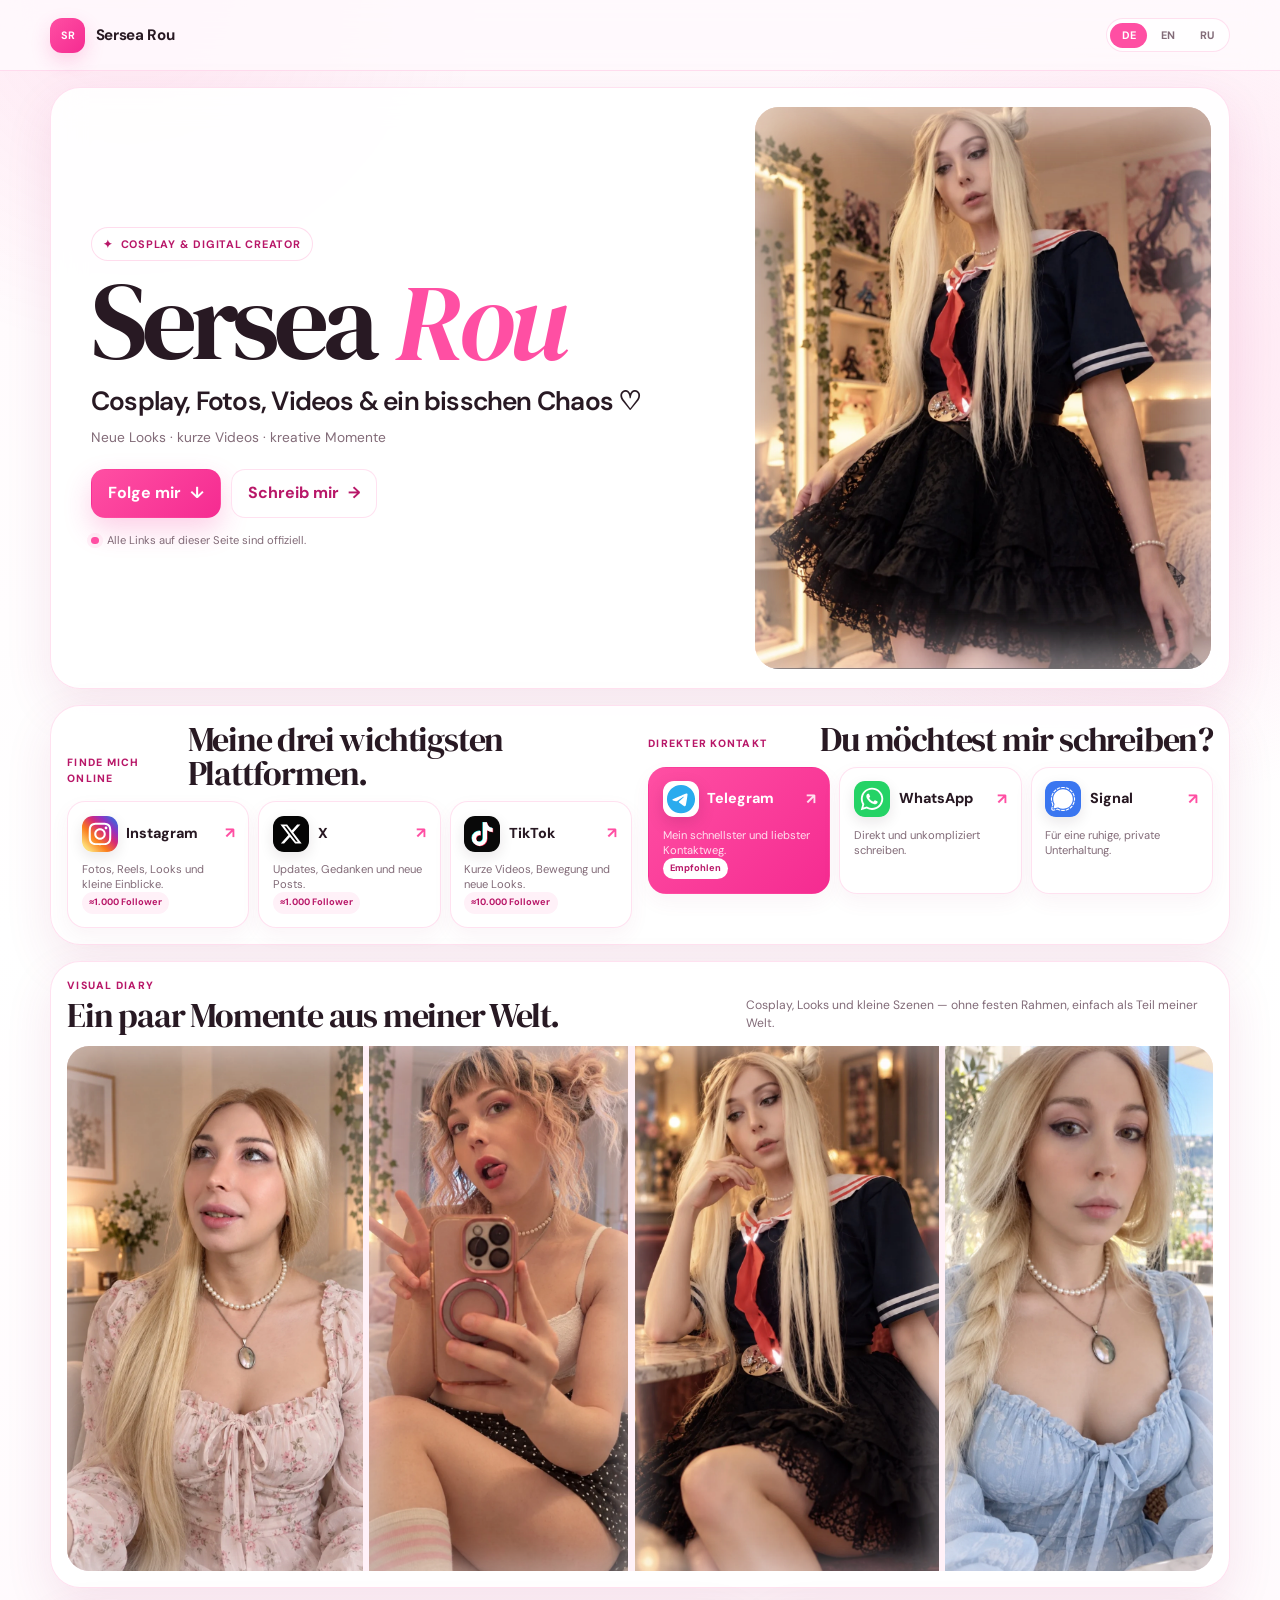
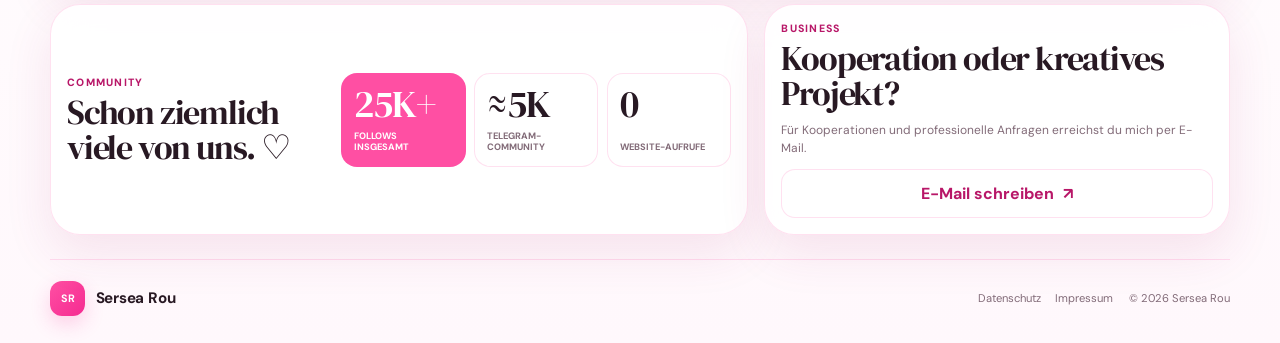
<file: index.html>
<!doctype html>
<html lang="de">
<head>
  <meta charset="utf-8">
  <meta name="viewport" content="width=device-width, initial-scale=1">
  <meta name="description" content="Sersea Rou — Cosplay, Fotos, Videos und kreative Inhalte. Alle offiziellen Links an einem Ort.">
  <link rel="canonical" href="https://shakorou.github.io/serena-cersea-site/">

  <meta property="og:type" content="website">
  <meta property="og:url" content="https://shakorou.github.io/serena-cersea-site/">
  <meta property="og:site_name" content="Sersea Rou">
  <meta property="og:title" content="Sersea Rou">
  <meta property="og:description" content="Cosplay, Fotos, Videos und kreative Inhalte.">
  <meta property="og:image" content="https://shakorou.github.io/serena-cersea-site/sersea-rou-share.jpg">
  <meta property="og:image:width" content="1200">
  <meta property="og:image:height" content="630">
  <meta property="og:image:alt" content="Sersea Rou">

  <meta name="twitter:card" content="summary_large_image">
  <meta name="twitter:title" content="Sersea Rou">
  <meta name="twitter:description" content="Cosplay, Fotos, Videos und kreative Inhalte.">
  <meta name="twitter:image" content="https://shakorou.github.io/serena-cersea-site/sersea-rou-share.jpg">

  <meta name="theme-color" content="#ff4fa3">
  <title>Sersea Rou — Cosplay & Creator</title>

  <link rel="icon" href="favicon.svg" type="image/svg+xml">
  <link rel="preload" href="diary-sailor.webp" as="image" type="image/webp">
  <link rel="stylesheet" href="main.css">
  <script src="config.js" defer></script>
  <script src="app.js" defer></script>
</head>

<body>
  <a class="skip-link" href="#links" data-i18n="skipLink">Direkt zu meinen Links</a>

  <header class="topbar">
    <div class="topbar__inner">
      <a class="brand" href="#top" aria-label="Sersea Rou Startseite">
        <span class="brand__mark" aria-hidden="true">SR</span>
        <span class="brand__text">Sersea Rou</span>
      </a>

      <div class="language-switcher" role="group" aria-label="Sprache">
        <button type="button" data-language="de" aria-pressed="true">DE</button>
        <button type="button" data-language="en" aria-pressed="false">EN</button>
        <button type="button" data-language="ru" aria-pressed="false">RU</button>
      </div>
    </div>
  </header>

  <main id="top">
    <section class="compact-shell">
      <div class="intro-card">
        <div class="intro-card__copy">
          <div class="hero__badge">
            <span aria-hidden="true">✦</span>
            <span data-i18n="heroEyebrow">Cosplay & Digital Creator</span>
          </div>

          <h1>
            <span>Sersea</span>
            <span class="hero__name-accent">Rou</span>
          </h1>

          <p class="hero__lead" data-i18n="heroLead">
            Cosplay, Fotos, Videos & ein bisschen Chaos ♡
          </p>

          <p class="hero__topics" data-i18n="heroTopics">
            Neue Looks · kurze Videos · kreative Momente
          </p>

          <div class="hero__actions">
            <a class="button button--primary" href="#links">
              <span data-i18n="exploreButton">Folge mir</span>
              <span aria-hidden="true">↓</span>
            </a>

            <a class="button button--ghost" href="#messages">
              <span data-i18n="messageButton">Schreib mir</span>
              <span aria-hidden="true">→</span>
            </a>
          </div>

          <div class="hero__official">
            <span class="status-dot" aria-hidden="true"></span>
            <span data-i18n="officialLinks">Alle Links auf dieser Seite sind offiziell.</span>
          </div>
        </div>

        <div class="intro-card__visual" aria-label="Portrait von Sersea Rou">
          <img src="diary-sailor.webp" alt="Sersea Rou in einem Sailor-Cosplay">
        </div>
      </div>

      <section class="compact-links" id="links">
        <div class="compact-links__group">
          <div class="compact-heading">
            <p class="section-label" data-i18n="followLabel">Finde mich online</p>
            <h2 data-i18n="followTitle">Meine drei wichtigsten Plattformen.</h2>
          </div>
          <div class="card-grid" id="social-cards" aria-live="polite"></div>
        </div>

        <div class="compact-links__group" id="messages">
          <div class="compact-heading">
            <p class="section-label" data-i18n="messageLabel">Direkter Kontakt</p>
            <h2 data-i18n="messageTitle">Du möchtest mir schreiben?</h2>
          </div>
          <div class="message-grid" id="message-cards" aria-live="polite"></div>
        </div>
      </section>

      <section class="compact-diary" id="visual-diary" aria-labelledby="visual-diary-title">
        <div class="compact-diary__heading">
          <div>
            <p class="section-label" data-i18n="diaryLabel">Visual Diary</p>
            <h2 id="visual-diary-title" data-i18n="diaryTitle">Ein paar Momente aus meiner Welt.</h2>
          </div>
          <p data-i18n="diaryIntro">
            Cosplay, Looks und kleine Szenen — ohne festen Rahmen, einfach als Teil meiner Welt.
          </p>
        </div>

        <div class="compact-diary__images" aria-label="Visual diary">
          <figure class="diary-img diary-img--1">
            <img src="diary-floral.webp" alt="Sersea Rou in einem floralen Look">
          </figure>
          <figure class="diary-img diary-img--2">
            <img src="diary-playful.webp" alt="Sersea Rou in einem spielerischen Spiegel-Look">
          </figure>
          <figure class="diary-img diary-img--3">
            <img src="diary-cafe.webp" alt="Sersea Rou im Café-Look">
          </figure>
          <figure class="diary-img diary-img--4">
            <img src="diary-blue.webp" alt="Sersea Rou in einem hellblauen Look">
          </figure>
        </div>
      </section>

      <section class="compact-bottom" id="community">
        <div class="community-card">
          <div>
            <p class="section-label" data-i18n="proofLabel">Community</p>
            <h2 data-i18n="proofTitle">Schon ziemlich viele von uns. ♡</h2>
          </div>

          <div class="community-card__stats">
            <div class="mini-stat mini-stat--pink">
              <strong>25K+</strong>
              <span data-i18n="proofTotal">Follows insgesamt</span>
            </div>

            <div class="mini-stat">
              <strong>≈5K</strong>
              <span data-i18n="proofTelegram">Telegram-Community</span>
            </div>

            <div class="mini-stat">
              <strong id="visitor-count" aria-live="polite">0</strong>
              <span data-i18n="visitorLabel">Website-Aufrufe</span>
            </div>
          </div>
        </div>

        <div class="business-card" id="contact">
          <div>
            <p class="section-label" data-i18n="contactLabel">Business</p>
            <h2 data-i18n="contactTitle">Kooperation oder kreatives Projekt?</h2>
            <p data-i18n="contactText">
              Für Kooperationen und professionelle Anfragen erreichst du mich per E-Mail.
            </p>
          </div>

          <a id="business-email-link" class="button button--secondary"
             href="mailto:serenacedaris@gmail.com?subject=Business%20enquiry%20%E2%80%94%20Sersea%20Rou">
            <span data-i18n="contactButton">E-Mail schreiben</span>
            <span aria-hidden="true">↗</span>
          </a>
        </div>
      </section>
    </section>
  </main>

  <footer class="footer footer--compact">
    <a class="brand brand--footer" href="#top">
      <span class="brand__mark" aria-hidden="true">SR</span>
      <span class="brand__text">Sersea Rou</span>
    </a>

    <nav class="footer__links" aria-label="Rechtliches">
      <a href="privacy.html" data-i18n="privacy">Datenschutz</a>
      <a href="impressum.html" data-i18n="imprint">Impressum</a>
    </nav>

    <p>© <span id="current-year"></span> Sersea Rou</p>
  </footer>

  <script
    data-goatcounter="https://serenacersea.goatcounter.com/count"
    data-goatcounter-settings='{"path":"/home"}'
    async
    src="https://gc.zgo.at/count.js"></script>
</body>
</html>
</file>
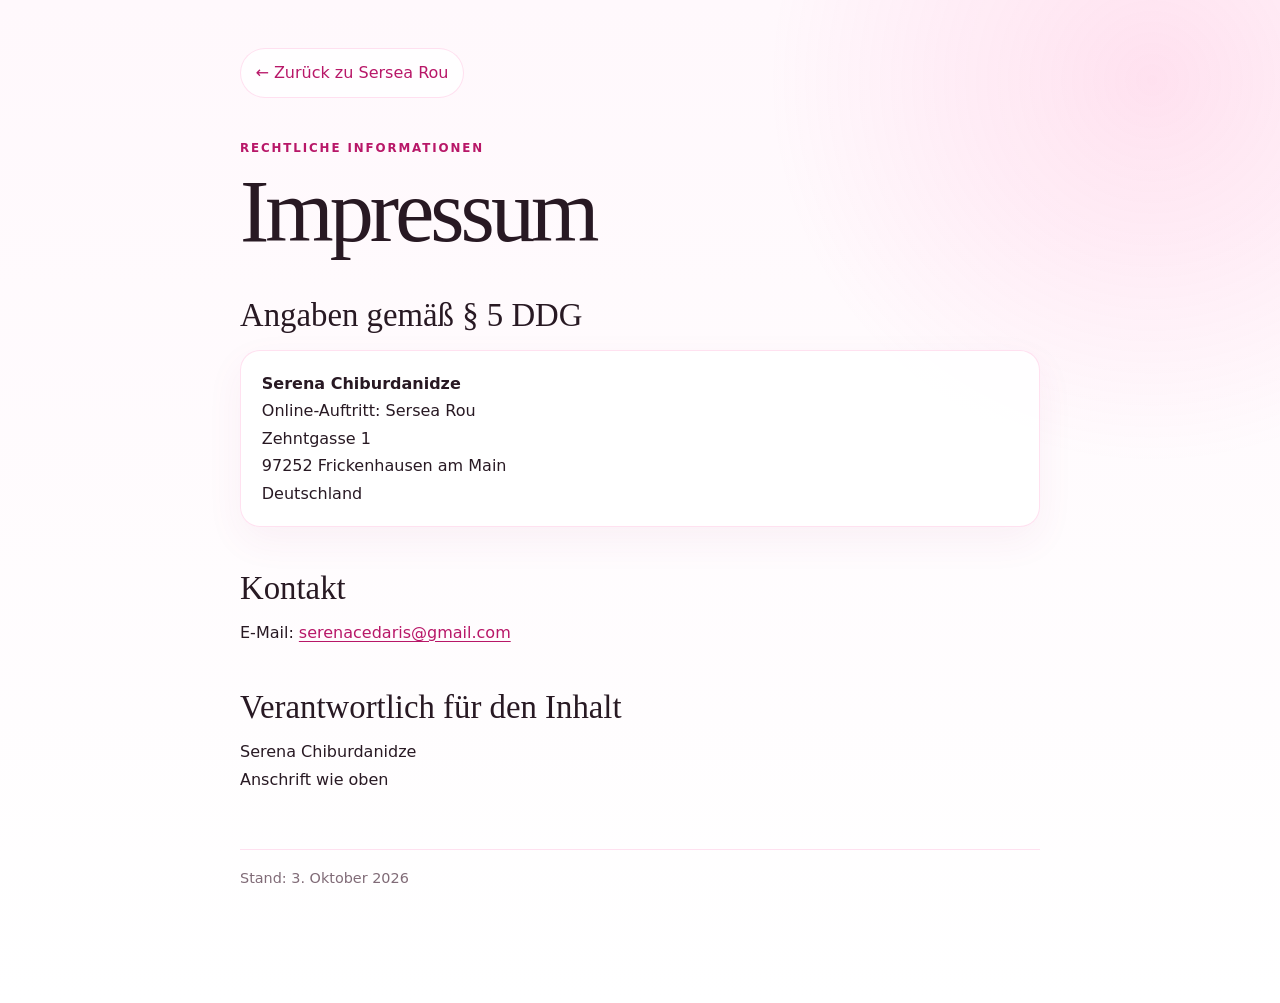
<file: impressum.html>
<!doctype html>
<html lang="de">
<head>
  <meta charset="utf-8">
  <meta name="viewport" content="width=device-width, initial-scale=1">
  <meta name="robots" content="noindex, follow">
  <meta name="description" content="Impressum der Website Sersea Rou.">
  <title>Impressum — Sersea Rou</title>
  
<style>
  :root {
    --pink: #ff4fa3;
    --pink-deep: #b81768;
    --pink-soft: #ffd9eb;
    --pink-pale: #fff1f8;
    --white: #ffffff;
    --ink: #281923;
    --muted: #806b77;
    --border: rgba(255, 79, 163, 0.17);
  }

  * { box-sizing: border-box; }

  html {
    scroll-behavior: smooth;
    background: var(--pink-pale);
  }

  body {
    margin: 0;
    min-width: 320px;
    color: var(--ink);
    background:
      radial-gradient(circle at 90% 8%, rgba(255, 79, 163, 0.14), transparent 24rem),
      linear-gradient(180deg, #fff8fc, #ffffff);
    font-family: "DM Sans", system-ui, -apple-system, BlinkMacSystemFont, "Segoe UI", Arial, sans-serif;
    line-height: 1.72;
  }

  main {
    width: min(100% - 2rem, 800px);
    margin: 0 auto;
    padding: 3rem 0 6rem;
  }

  a {
    color: var(--pink-deep);
    text-underline-offset: 0.2em;
  }

  .back {
    display: inline-flex;
    margin-bottom: 2.5rem;
    padding: 0.65rem 0.9rem;
    border: 1px solid var(--border);
    border-radius: 999px;
    background: rgba(255,255,255,.8);
    text-decoration: none;
  }

  h1, h2 {
    font-family: "DM Serif Display", Georgia, "Times New Roman", serif;
    font-weight: 400;
  }

  h1 {
    margin: 0 0 1rem;
    color: var(--ink);
    font-size: clamp(3rem, 9vw, 5.5rem);
    line-height: 0.95;
    letter-spacing: -0.045em;
  }

  h2 {
    margin: 2.7rem 0 0.7rem;
    color: var(--ink);
    font-size: clamp(1.55rem, 4vw, 2.05rem);
    line-height: 1.15;
  }

  p { margin: 0.5rem 0 1rem; }

  address {
    margin: 1rem 0;
    padding: 1.15rem 1.3rem;
    border: 1px solid var(--border);
    border-radius: 20px;
    background: rgba(255,255,255,.85);
    box-shadow: 0 14px 38px rgba(173,46,112,.06);
    font-style: normal;
  }

  .eyebrow {
    margin: 0 0 0.7rem;
    color: var(--pink-deep);
    font-size: 0.74rem;
    font-weight: 800;
    letter-spacing: 0.16em;
    text-transform: uppercase;
  }

  .muted { color: var(--muted); }

  .updated {
    margin-top: 3.5rem;
    padding-top: 1rem;
    border-top: 1px solid var(--border);
    color: var(--muted);
    font-size: 0.9rem;
  }

  ul { padding-left: 1.25rem; }
  li + li { margin-top: 0.45rem; }
</style>

</head>
<body>
  <main>
    <a class="back" href="index.html">← Zurück zu Sersea Rou</a>

    <p class="eyebrow">Rechtliche Informationen</p>
    <h1>Impressum</h1>

    <h2>Angaben gemäß § 5 DDG</h2>
    <address>
      <strong>Serena Chiburdanidze</strong><br>
      Online-Auftritt: Sersea Rou<br>
      Zehntgasse 1<br>
      97252 Frickenhausen am Main<br>
      Deutschland
    </address>

    <h2>Kontakt</h2>
    <p>
      E-Mail:
      <a href="mailto:serenacedaris@gmail.com">serenacedaris@gmail.com</a>
    </p>

    <h2>Verantwortlich für den Inhalt</h2>
    <p>
      Serena Chiburdanidze<br>
      Anschrift wie oben
    </p>

    <p class="updated">Stand: 3. Oktober 2026</p>
  </main>
</body>
</html>
</file>
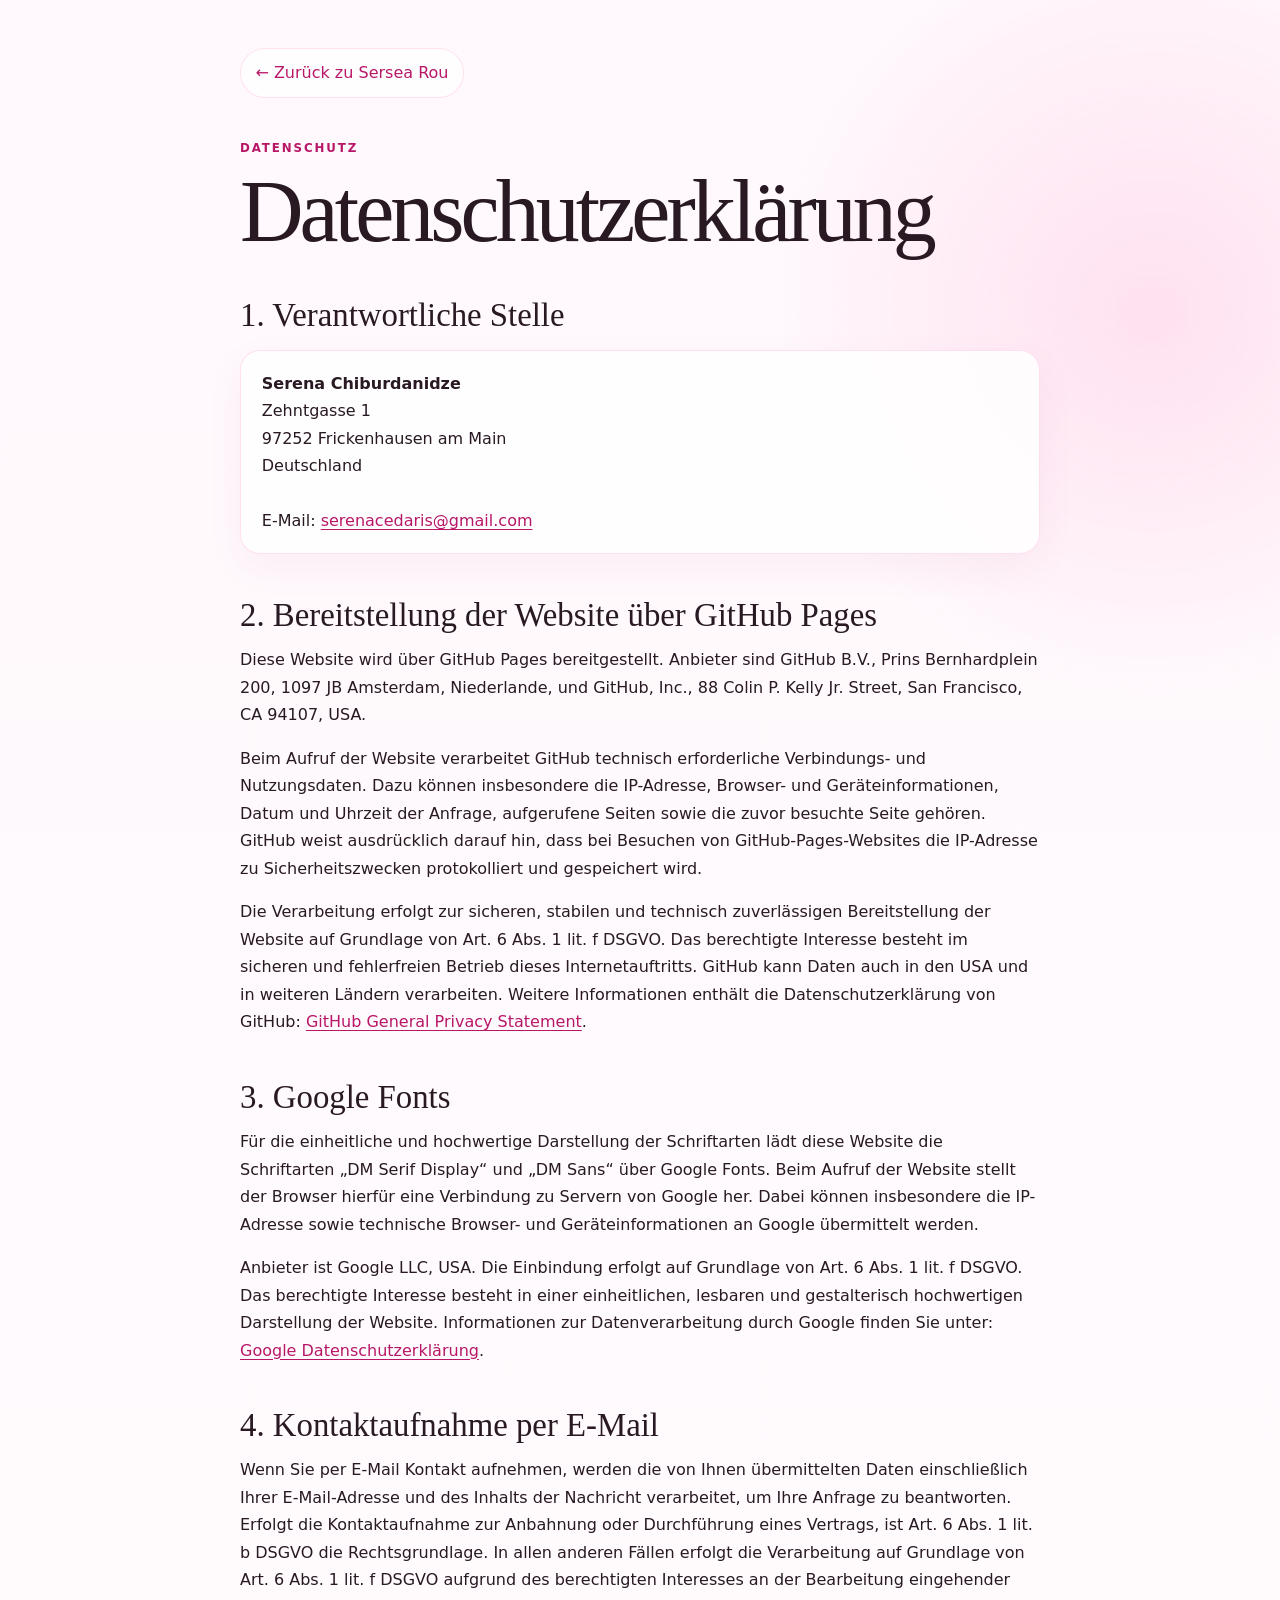
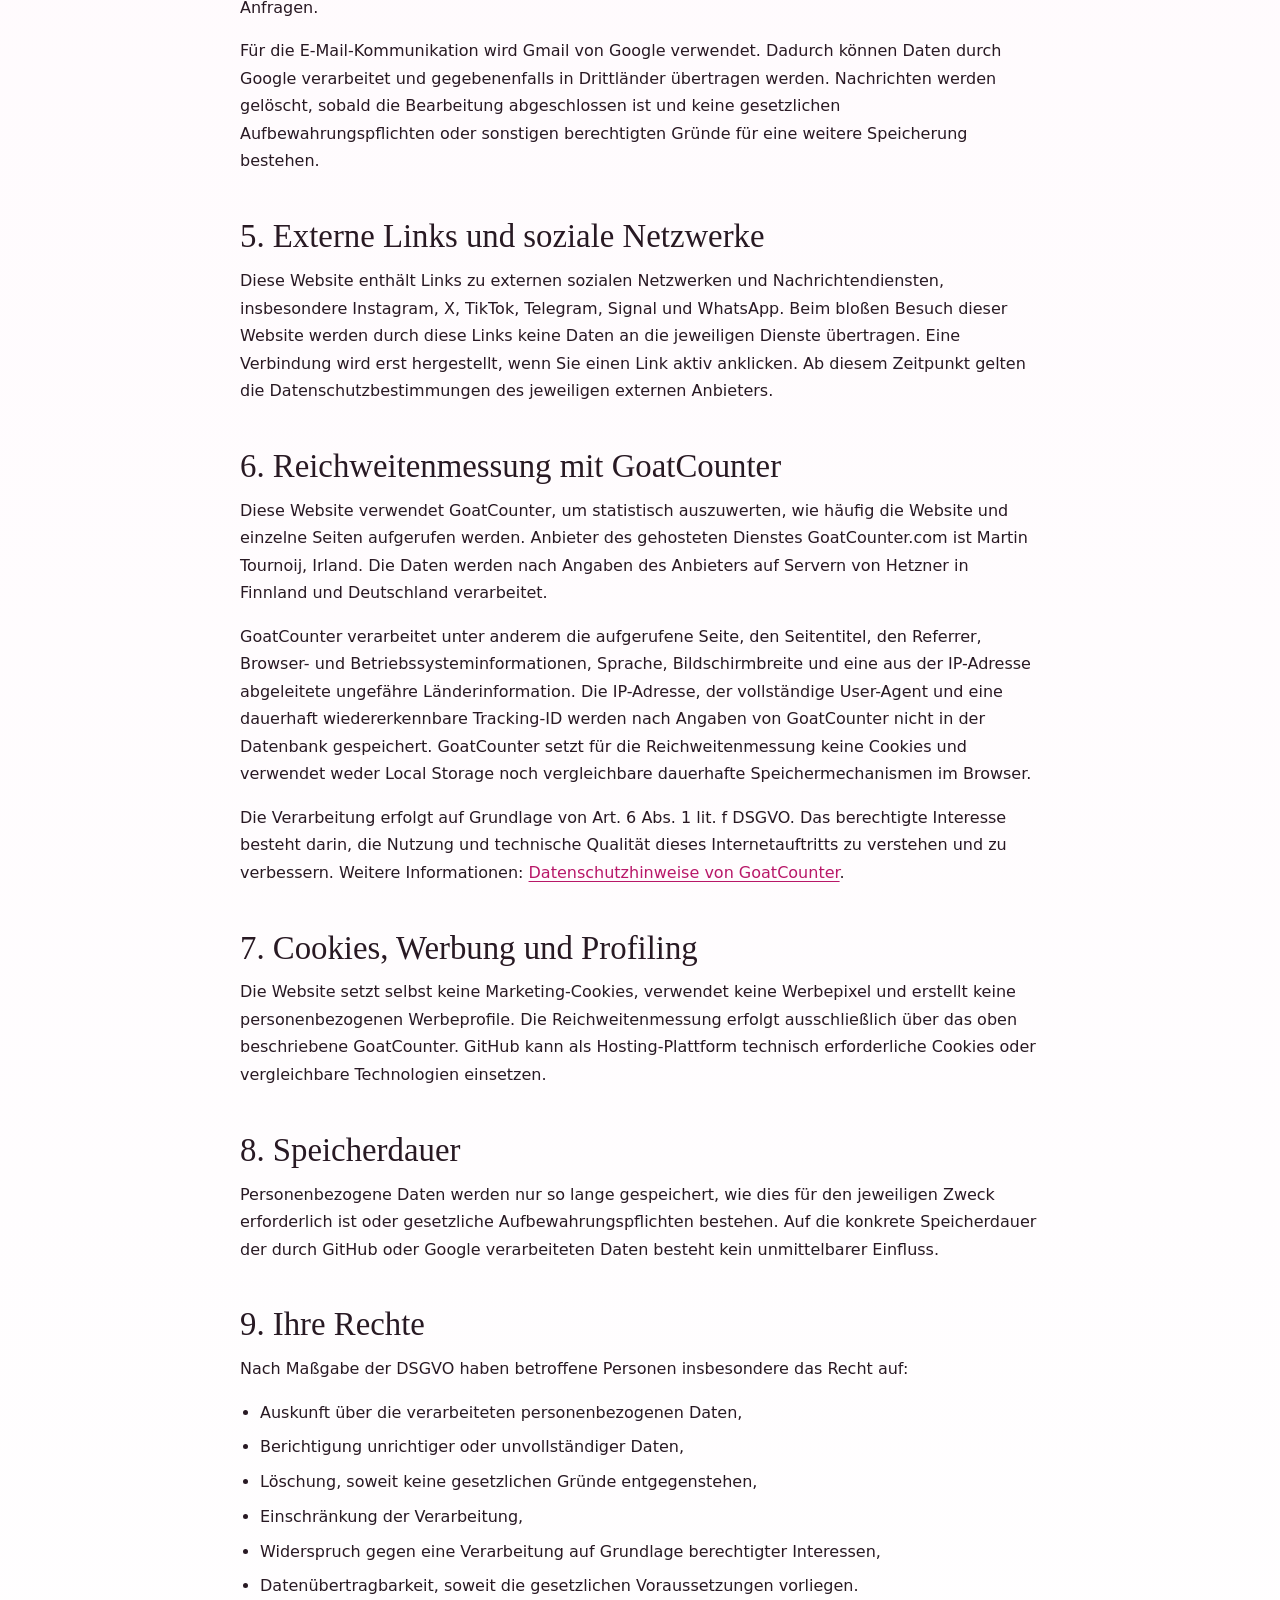
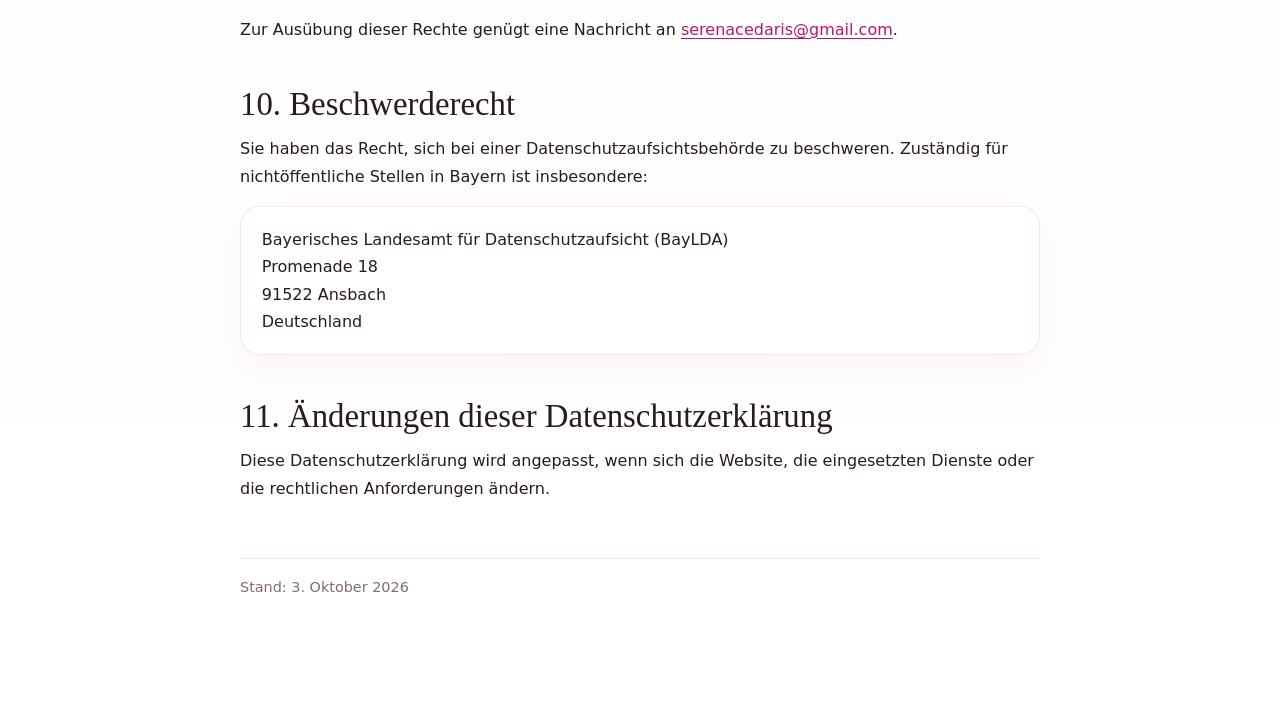
<file: privacy.html>
<!doctype html>
<html lang="de">
<head>
  <meta charset="utf-8">
  <meta name="viewport" content="width=device-width, initial-scale=1">
  <meta name="robots" content="noindex, follow">
  <meta name="description" content="Datenschutzerklärung der Website Sersea Rou.">
  <title>Datenschutz — Sersea Rou</title>
  
<style>
  :root {
    --pink: #ff4fa3;
    --pink-deep: #b81768;
    --pink-soft: #ffd9eb;
    --pink-pale: #fff1f8;
    --white: #ffffff;
    --ink: #281923;
    --muted: #806b77;
    --border: rgba(255, 79, 163, 0.17);
  }

  * { box-sizing: border-box; }

  html {
    scroll-behavior: smooth;
    background: var(--pink-pale);
  }

  body {
    margin: 0;
    min-width: 320px;
    color: var(--ink);
    background:
      radial-gradient(circle at 90% 8%, rgba(255, 79, 163, 0.14), transparent 24rem),
      linear-gradient(180deg, #fff8fc, #ffffff);
    font-family: "DM Sans", system-ui, -apple-system, BlinkMacSystemFont, "Segoe UI", Arial, sans-serif;
    line-height: 1.72;
  }

  main {
    width: min(100% - 2rem, 800px);
    margin: 0 auto;
    padding: 3rem 0 6rem;
  }

  a {
    color: var(--pink-deep);
    text-underline-offset: 0.2em;
  }

  .back {
    display: inline-flex;
    margin-bottom: 2.5rem;
    padding: 0.65rem 0.9rem;
    border: 1px solid var(--border);
    border-radius: 999px;
    background: rgba(255,255,255,.8);
    text-decoration: none;
  }

  h1, h2 {
    font-family: "DM Serif Display", Georgia, "Times New Roman", serif;
    font-weight: 400;
  }

  h1 {
    margin: 0 0 1rem;
    color: var(--ink);
    font-size: clamp(3rem, 9vw, 5.5rem);
    line-height: 0.95;
    letter-spacing: -0.045em;
  }

  h2 {
    margin: 2.7rem 0 0.7rem;
    color: var(--ink);
    font-size: clamp(1.55rem, 4vw, 2.05rem);
    line-height: 1.15;
  }

  p { margin: 0.5rem 0 1rem; }

  address {
    margin: 1rem 0;
    padding: 1.15rem 1.3rem;
    border: 1px solid var(--border);
    border-radius: 20px;
    background: rgba(255,255,255,.85);
    box-shadow: 0 14px 38px rgba(173,46,112,.06);
    font-style: normal;
  }

  .eyebrow {
    margin: 0 0 0.7rem;
    color: var(--pink-deep);
    font-size: 0.74rem;
    font-weight: 800;
    letter-spacing: 0.16em;
    text-transform: uppercase;
  }

  .muted { color: var(--muted); }

  .updated {
    margin-top: 3.5rem;
    padding-top: 1rem;
    border-top: 1px solid var(--border);
    color: var(--muted);
    font-size: 0.9rem;
  }

  ul { padding-left: 1.25rem; }
  li + li { margin-top: 0.45rem; }
</style>

</head>
<body>
  <main>
    <a class="back" href="index.html">← Zurück zu Sersea Rou</a>

    <p class="eyebrow">Datenschutz</p>
    <h1>Datenschutzerklärung</h1>

    <h2>1. Verantwortliche Stelle</h2>
    <address>
      <strong>Serena Chiburdanidze</strong><br>
      Zehntgasse 1<br>
      97252 Frickenhausen am Main<br>
      Deutschland<br><br>
      E-Mail: <a href="mailto:serenacedaris@gmail.com">serenacedaris@gmail.com</a>
    </address>

    <h2>2. Bereitstellung der Website über GitHub Pages</h2>
    <p>
      Diese Website wird über GitHub Pages bereitgestellt. Anbieter sind GitHub B.V.,
      Prins Bernhardplein 200, 1097 JB Amsterdam, Niederlande, und GitHub, Inc.,
      88 Colin P. Kelly Jr. Street, San Francisco, CA 94107, USA.
    </p>
    <p>
      Beim Aufruf der Website verarbeitet GitHub technisch erforderliche Verbindungs-
      und Nutzungsdaten. Dazu können insbesondere die IP-Adresse, Browser- und
      Geräteinformationen, Datum und Uhrzeit der Anfrage, aufgerufene Seiten sowie
      die zuvor besuchte Seite gehören. GitHub weist ausdrücklich darauf hin, dass
      bei Besuchen von GitHub-Pages-Websites die IP-Adresse zu Sicherheitszwecken
      protokolliert und gespeichert wird.
    </p>
    <p>
      Die Verarbeitung erfolgt zur sicheren, stabilen und technisch zuverlässigen
      Bereitstellung der Website auf Grundlage von Art. 6 Abs. 1 lit. f DSGVO.
      Das berechtigte Interesse besteht im sicheren und fehlerfreien Betrieb dieses
      Internetauftritts. GitHub kann Daten auch in den USA und in weiteren Ländern
      verarbeiten. Weitere Informationen enthält die Datenschutzerklärung von GitHub:
      <a href="https://docs.github.com/en/site-policy/privacy-policies/github-general-privacy-statement"
         target="_blank" rel="noopener noreferrer">GitHub General Privacy Statement</a>.
    </p>

    <h2>3. Google Fonts</h2>
    <p>
      Für die einheitliche und hochwertige Darstellung der Schriftarten lädt diese
      Website die Schriftarten „DM Serif Display“ und „DM Sans“ über Google Fonts.
      Beim Aufruf der Website stellt der Browser hierfür eine Verbindung zu Servern
      von Google her. Dabei können insbesondere die IP-Adresse sowie technische
      Browser- und Geräteinformationen an Google übermittelt werden.
    </p>
    <p>
      Anbieter ist Google LLC, USA. Die Einbindung erfolgt auf Grundlage von
      Art. 6 Abs. 1 lit. f DSGVO. Das berechtigte Interesse besteht in einer
      einheitlichen, lesbaren und gestalterisch hochwertigen Darstellung der Website.
      Informationen zur Datenverarbeitung durch Google finden Sie unter:
      <a href="https://policies.google.com/privacy"
         target="_blank" rel="noopener noreferrer">Google Datenschutzerklärung</a>.
    </p>

    <h2>4. Kontaktaufnahme per E-Mail</h2>
    <p>
      Wenn Sie per E-Mail Kontakt aufnehmen, werden die von Ihnen übermittelten Daten
      einschließlich Ihrer E-Mail-Adresse und des Inhalts der Nachricht verarbeitet,
      um Ihre Anfrage zu beantworten. Erfolgt die Kontaktaufnahme zur Anbahnung oder
      Durchführung eines Vertrags, ist Art. 6 Abs. 1 lit. b DSGVO die Rechtsgrundlage.
      In allen anderen Fällen erfolgt die Verarbeitung auf Grundlage von
      Art. 6 Abs. 1 lit. f DSGVO aufgrund des berechtigten Interesses an der
      Bearbeitung eingehender Anfragen.
    </p>
    <p>
      Für die E-Mail-Kommunikation wird Gmail von Google verwendet. Dadurch können
      Daten durch Google verarbeitet und gegebenenfalls in Drittländer übertragen
      werden. Nachrichten werden gelöscht, sobald die Bearbeitung abgeschlossen ist
      und keine gesetzlichen Aufbewahrungspflichten oder sonstigen berechtigten
      Gründe für eine weitere Speicherung bestehen.
    </p>

    <h2>5. Externe Links und soziale Netzwerke</h2>
    <p>
      Diese Website enthält Links zu externen sozialen Netzwerken und
      Nachrichtendiensten, insbesondere Instagram, X, TikTok, Telegram,
      Signal und WhatsApp. Beim bloßen Besuch dieser Website werden durch diese Links
      keine Daten an die jeweiligen Dienste übertragen. Eine Verbindung wird erst
      hergestellt, wenn Sie einen Link aktiv anklicken. Ab diesem Zeitpunkt gelten
      die Datenschutzbestimmungen des jeweiligen externen Anbieters.
    </p>

    <h2>6. Reichweitenmessung mit GoatCounter</h2>
    <p>
      Diese Website verwendet GoatCounter, um statistisch auszuwerten, wie häufig
      die Website und einzelne Seiten aufgerufen werden. Anbieter des gehosteten
      Dienstes GoatCounter.com ist Martin Tournoij, Irland. Die Daten werden nach
      Angaben des Anbieters auf Servern von Hetzner in Finnland und Deutschland
      verarbeitet.
    </p>
    <p>
      GoatCounter verarbeitet unter anderem die aufgerufene Seite, den Seitentitel,
      den Referrer, Browser- und Betriebssysteminformationen, Sprache,
      Bildschirmbreite und eine aus der IP-Adresse abgeleitete ungefähre
      Länderinformation. Die IP-Adresse, der vollständige User-Agent und eine
      dauerhaft wiedererkennbare Tracking-ID werden nach Angaben von GoatCounter
      nicht in der Datenbank gespeichert. GoatCounter setzt für die
      Reichweitenmessung keine Cookies und verwendet weder Local Storage noch
      vergleichbare dauerhafte Speichermechanismen im Browser.
    </p>
    <p>
      Die Verarbeitung erfolgt auf Grundlage von Art. 6 Abs. 1 lit. f DSGVO.
      Das berechtigte Interesse besteht darin, die Nutzung und technische Qualität
      dieses Internetauftritts zu verstehen und zu verbessern. Weitere Informationen:
      <a href="https://www.goatcounter.com/help/privacy"
         target="_blank" rel="noopener noreferrer">Datenschutzhinweise von GoatCounter</a>.
    </p>

    <h2>7. Cookies, Werbung und Profiling</h2>
    <p>
      Die Website setzt selbst keine Marketing-Cookies, verwendet keine
      Werbepixel und erstellt keine personenbezogenen Werbeprofile. Die
      Reichweitenmessung erfolgt ausschließlich über das oben beschriebene
      GoatCounter. GitHub kann als Hosting-Plattform technisch erforderliche
      Cookies oder vergleichbare Technologien einsetzen.
    </p>

    <h2>8. Speicherdauer</h2>
    <p>
      Personenbezogene Daten werden nur so lange gespeichert, wie dies für den
      jeweiligen Zweck erforderlich ist oder gesetzliche Aufbewahrungspflichten
      bestehen. Auf die konkrete Speicherdauer der durch GitHub oder Google
      verarbeiteten Daten besteht kein unmittelbarer Einfluss.
    </p>

    <h2>9. Ihre Rechte</h2>
    <p>Nach Maßgabe der DSGVO haben betroffene Personen insbesondere das Recht auf:</p>
    <ul>
      <li>Auskunft über die verarbeiteten personenbezogenen Daten,</li>
      <li>Berichtigung unrichtiger oder unvollständiger Daten,</li>
      <li>Löschung, soweit keine gesetzlichen Gründe entgegenstehen,</li>
      <li>Einschränkung der Verarbeitung,</li>
      <li>Widerspruch gegen eine Verarbeitung auf Grundlage berechtigter Interessen,</li>
      <li>Datenübertragbarkeit, soweit die gesetzlichen Voraussetzungen vorliegen.</li>
    </ul>
    <p>
      Zur Ausübung dieser Rechte genügt eine Nachricht an
      <a href="mailto:serenacedaris@gmail.com">serenacedaris@gmail.com</a>.
    </p>

    <h2>10. Beschwerderecht</h2>
    <p>
      Sie haben das Recht, sich bei einer Datenschutzaufsichtsbehörde zu beschweren.
      Zuständig für nichtöffentliche Stellen in Bayern ist insbesondere:
    </p>
    <address>
      Bayerisches Landesamt für Datenschutzaufsicht (BayLDA)<br>
      Promenade 18<br>
      91522 Ansbach<br>
      Deutschland
    </address>

    <h2>11. Änderungen dieser Datenschutzerklärung</h2>
    <p>
      Diese Datenschutzerklärung wird angepasst, wenn sich die Website, die
      eingesetzten Dienste oder die rechtlichen Anforderungen ändern.
    </p>

    <p class="updated">Stand: 3. Oktober 2026</p>
  </main>
</body>
</html>
</file>
<file: main.css>
@import url("https://fonts.googleapis.com/css2?family=DM+Sans:wght@400;500;600;700&family=DM+Serif+Display:ital@0;1&display=swap");

:root {
  --pink: #ff4fa3;
  --pink-strong: #f52b91;
  --pink-deep: #b81768;
  --pink-soft: #ffd9eb;
  --pink-pale: #fff1f8;
  --white: #ffffff;
  --ink: #281923;
  --muted: #826b78;
  --border: rgba(255, 79, 163, 0.17);
  --surface: rgba(255, 255, 255, 0.9);
  --shadow: 0 18px 48px rgba(173, 46, 112, 0.11);
  --shadow-hover: 0 24px 58px rgba(173, 46, 112, 0.17);
  --radius-xl: 30px;
  --radius-lg: 24px;
  --radius-md: 18px;
  --page: 1180px;
  --font-display: "DM Serif Display", Georgia, serif;
  --font-ui: "DM Sans", Arial, sans-serif;
}

*,
*::before,
*::after { box-sizing: border-box; }

html {
  min-width: 320px;
  scroll-behavior: smooth;
  background: #fff6fb;
}

body {
  margin: 0;
  min-width: 320px;
  color: var(--ink);
  background:
    radial-gradient(circle at 10% 0%, rgba(255,79,163,.11), transparent 22rem),
    radial-gradient(circle at 90% 18%, rgba(255,211,232,.55), transparent 28rem),
    linear-gradient(180deg, #fff9fc 0%, #fff 48%, #fff8fc 100%);
  font-family: var(--font-ui);
  line-height: 1.5;
}

body::before {
  content: "";
  position: fixed;
  inset: 0;
  z-index: -1;
  pointer-events: none;
  background-image: radial-gradient(rgba(255,79,163,.12) 1px, transparent 1px);
  background-size: 28px 28px;
  mask-image: linear-gradient(to bottom, rgba(0,0,0,.3), transparent 72%);
}

a { color: inherit; text-decoration: none; }
img { display: block; max-width: 100%; }
button, a { -webkit-tap-highlight-color: transparent; }

.skip-link {
  position: fixed;
  z-index: 100;
  top: 1rem;
  left: 1rem;
  transform: translateY(-180%);
  padding: .7rem 1rem;
  color: #fff;
  background: var(--pink-deep);
  border-radius: 999px;
}
.skip-link:focus { transform: translateY(0); }

.topbar {
  border-bottom: 1px solid var(--border);
  background: rgba(255,250,253,.86);
  backdrop-filter: blur(16px);
}

.topbar__inner,
.compact-shell,
.footer {
  width: min(calc(100% - 2rem), var(--page));
  margin-inline: auto;
}

.topbar__inner {
  display: flex;
  min-height: 4.4rem;
  align-items: center;
  justify-content: space-between;
  gap: 1rem;
}

.brand {
  display: inline-flex;
  align-items: center;
  gap: .65rem;
  font-weight: 700;
  letter-spacing: -.02em;
}

.brand__mark {
  display: grid;
  width: 2.2rem;
  height: 2.2rem;
  place-items: center;
  color: #fff;
  background: linear-gradient(135deg, var(--pink), var(--pink-strong));
  border-radius: 12px;
  box-shadow: 0 8px 20px rgba(245,43,145,.2);
  font-size: .67rem;
}

.brand__text { font-size: .95rem; }

.language-switcher {
  display: inline-flex;
  gap: .15rem;
  padding: .22rem;
  border: 1px solid var(--border);
  border-radius: 999px;
  background: rgba(255,255,255,.75);
}

.language-switcher button {
  min-width: 2.3rem;
  padding: .45rem .5rem;
  border: 0;
  border-radius: 999px;
  color: var(--muted);
  background: transparent;
  cursor: pointer;
  font: 700 .68rem/1 var(--font-ui);
}

.language-switcher button[aria-pressed="true"] {
  color: #fff;
  background: var(--pink);
}

.compact-shell {
  display: grid;
  gap: 1rem;
  padding: 1rem 0 1.5rem;
}

.intro-card,
.compact-links,
.compact-diary,
.community-card,
.business-card {
  border: 1px solid var(--border);
  border-radius: var(--radius-xl);
  background: var(--surface);
  box-shadow: var(--shadow);
  backdrop-filter: blur(16px);
}

.intro-card {
  display: grid;
  grid-template-columns: minmax(0, 1.05fr) minmax(18rem, .72fr);
  gap: 1.35rem;
  align-items: stretch;
  min-height: 25rem;
  overflow: hidden;
  padding: 1.15rem;
}

.intro-card__copy {
  display: flex;
  flex-direction: column;
  justify-content: center;
  max-width: 39rem;
  padding: 1.15rem 1.1rem 1.15rem 1.35rem;
}

.hero__badge {
  display: inline-flex;
  width: fit-content;
  align-items: center;
  gap: .5rem;
  margin-bottom: .9rem;
  padding: .48rem .68rem;
  color: var(--pink-deep);
  border: 1px solid rgba(255,79,163,.2);
  border-radius: 999px;
  background: rgba(255,255,255,.78);
  font-size: .68rem;
  font-weight: 700;
  letter-spacing: .07em;
  text-transform: uppercase;
}

h1 {
  display: flex;
  flex-wrap: wrap;
  gap: .08em .2em;
  margin: 0;
  font-family: var(--font-display);
  font-size: clamp(4rem, 9vw, 6.8rem);
  font-weight: 400;
  letter-spacing: -.055em;
  line-height: .84;
}

.hero__name-accent {
  color: var(--pink);
  font-style: italic;
}

.hero__lead {
  margin: 1.2rem 0 0;
  font-size: clamp(1.15rem, 3vw, 1.65rem);
  font-weight: 600;
  letter-spacing: -.03em;
  line-height: 1.18;
}

.hero__topics {
  margin: .65rem 0 0;
  color: var(--muted);
  font-size: .86rem;
}

.hero__actions {
  display: flex;
  flex-wrap: wrap;
  gap: .65rem;
  margin-top: 1.3rem;
}

.button {
  display: inline-flex;
  min-height: 2.8rem;
  align-items: center;
  justify-content: center;
  gap: .55rem;
  padding: .72rem 1rem;
  border: 1px solid transparent;
  border-radius: 14px;
  font-weight: 700;
  transition: transform 160ms ease, box-shadow 160ms ease;
}

.button:hover,
.button:focus-visible { transform: translateY(-2px); }

.button--primary {
  color: #fff;
  background: linear-gradient(135deg, var(--pink), var(--pink-strong));
  box-shadow: 0 12px 28px rgba(245,43,145,.22);
}

.button--ghost,
.button--secondary {
  color: var(--pink-deep);
  border-color: var(--border);
  background: rgba(255,255,255,.84);
}

.hero__official {
  display: flex;
  align-items: center;
  gap: .5rem;
  margin-top: .9rem;
  color: var(--muted);
  font-size: .7rem;
}

.status-dot {
  width: .48rem;
  height: .48rem;
  border-radius: 50%;
  background: var(--pink);
  box-shadow: 0 0 0 4px rgba(255,79,163,.08);
}

.intro-card__visual {
  position: relative;
  min-height: 22rem;
  overflow: hidden;
  border-radius: 24px;
  background: var(--pink-pale);
}

.intro-card__visual::after {
  content: "";
  position: absolute;
  inset: 0;
  pointer-events: none;
  box-shadow:
    inset 0 0 42px 18px rgba(255,248,252,.42),
    inset 0 0 80px 30px rgba(255,248,252,.2);
}

.intro-card__visual img {
  width: 100%;
  height: 100%;
  object-fit: cover;
  object-position: center 18%;
}

.compact-links {
  display: grid;
  grid-template-columns: 1fr 1fr;
  gap: 1rem;
  padding: 1rem;
}

.compact-links__group { min-width: 0; }

.compact-heading {
  display: flex;
  align-items: end;
  justify-content: space-between;
  gap: .75rem;
  margin-bottom: .65rem;
}

.section-label {
  margin: 0 0 .25rem;
  color: var(--pink-deep);
  font-size: .66rem;
  font-weight: 800;
  letter-spacing: .12em;
  text-transform: uppercase;
}

.compact-heading h2,
.compact-diary h2,
.community-card h2,
.business-card h2 {
  margin: 0;
  font-family: var(--font-display);
  font-size: clamp(1.45rem, 3vw, 2.15rem);
  font-weight: 400;
  letter-spacing: -.035em;
  line-height: 1;
}

.card-grid,
.message-grid {
  display: grid;
  grid-template-columns: repeat(3, minmax(0, 1fr));
  gap: .55rem;
}

.social-card,
.message-card {
  position: relative;
  display: flex;
  min-width: 0;
  min-height: 7.1rem;
  flex-direction: column;
  padding: .85rem;
  overflow: hidden;
  border: 1px solid var(--border);
  border-radius: 18px;
  background: rgba(255,255,255,.9);
  box-shadow: 0 8px 20px rgba(173,46,112,.055);
  transition: transform 160ms ease, box-shadow 160ms ease, border-color 160ms ease;
}

.social-card:hover,
.social-card:focus-visible,
.message-card:hover,
.message-card:focus-visible {
  transform: translateY(-3px);
  border-color: rgba(255,79,163,.32);
  box-shadow: var(--shadow-hover);
}

.card-head,
.card-identity {
  display: flex;
  align-items: center;
}

.card-head {
  justify-content: space-between;
  gap: .7rem;
}

.card-identity {
  min-width: 0;
  gap: .55rem;
}

.card-badge {
  display: grid;
  width: 2.25rem;
  height: 2.25rem;
  flex: 0 0 auto;
  place-items: center;
  overflow: hidden;
  color: var(--pink-deep);
  border: 0;
  border-radius: 11px;
  background: transparent;
  box-shadow: 0 5px 14px rgba(39, 24, 34, .10);
  font-size: .58rem;
  font-weight: 800;
}

.card-badge__icon {
  display: block;
  width: 100%;
  height: 100%;
  object-fit: contain;
}

.card-name {
  overflow: hidden;
  font-size: .9rem;
  font-weight: 800;
  text-overflow: ellipsis;
  white-space: nowrap;
}

.card-arrow {
  color: var(--pink);
  font-size: .95rem;
  font-weight: 800;
}

.card-description {
  margin: .65rem 0 0;
  color: var(--muted);
  font-size: .7rem;
  line-height: 1.35;
}

.card-audience,
.card-preferred {
  display: inline-flex;
  width: fit-content;
  margin-top: auto;
  padding: .24rem .45rem;
  border-radius: 999px;
  font-size: .58rem;
  font-weight: 700;
}

.card-audience {
  color: var(--pink-deep);
  background: var(--pink-pale);
}

.message-card.is-featured {
  color: #fff;
  border-color: transparent;
  background: linear-gradient(135deg, var(--pink), var(--pink-strong));
}

.message-card.is-featured .card-description,
.message-card.is-featured .card-arrow {
  color: rgba(255,255,255,.84);
}

.message-card.is-featured .card-badge {
  color: #fff;
  border: 0;
  background: transparent;
  box-shadow: 0 6px 16px rgba(101, 17, 69, .18);
}

.card-preferred {
  color: var(--pink-deep);
  background: #fff;
}

.compact-diary {
  padding: 1rem;
}

.compact-diary__heading {
  display: grid;
  grid-template-columns: minmax(0, 1fr) minmax(16rem, .7fr);
  gap: .8rem;
  align-items: end;
  margin-bottom: .8rem;
}

.compact-diary__heading > p {
  margin: 0;
  color: var(--muted);
  font-size: .76rem;
}

.compact-diary__images {
  display: grid;
  grid-template-columns: 1.05fr .92fr 1.08fr .95fr;
  gap: .4rem;
  min-height: 14rem;
  overflow: hidden;
  border-radius: 22px;
  background: var(--pink-pale);
}

.diary-img {
  position: relative;
  min-width: 0;
  min-height: 14rem;
  margin: 0;
  overflow: hidden;
  background: var(--pink-pale);
}

.diary-img::after {
  content: "";
  position: absolute;
  inset: 0;
  pointer-events: none;
  box-shadow: inset 0 0 28px 12px rgba(255,248,252,.38);
}

.diary-img img {
  width: 100%;
  height: 100%;
  object-fit: cover;
}

.diary-img--1 img { object-position: center 22%; }
.diary-img--2 img { object-position: center 20%; }
.diary-img--3 img { object-position: center 20%; }
.diary-img--4 img { object-position: center 18%; }

.compact-bottom {
  display: grid;
  grid-template-columns: 1.2fr .8fr;
  gap: 1rem;
}

.community-card,
.business-card {
  padding: 1rem;
}

.community-card {
  display: grid;
  grid-template-columns: minmax(0, .8fr) minmax(18rem, 1.2fr);
  gap: .9rem;
  align-items: center;
}

.community-card__stats {
  display: grid;
  grid-template-columns: repeat(3, minmax(0, 1fr));
  gap: .55rem;
}

.mini-stat {
  display: grid;
  min-height: 5.8rem;
  align-content: space-between;
  gap: .45rem;
  padding: .75rem;
  border: 1px solid var(--border);
  border-radius: 16px;
  background: rgba(255,255,255,.86);
}

.mini-stat strong {
  font-family: var(--font-display);
  font-size: clamp(1.55rem, 3vw, 2.35rem);
  font-weight: 400;
  letter-spacing: -.03em;
  line-height: 1;
}

.mini-stat span {
  color: var(--muted);
  font-size: .58rem;
  font-weight: 700;
  line-height: 1.25;
  text-transform: uppercase;
}

.mini-stat--pink {
  background: var(--pink);
}

.mini-stat--pink strong,
.mini-stat--pink span {
  color: #fff;
}

.business-card {
  display: grid;
  gap: .75rem;
  align-content: center;
}

.business-card p:not(.section-label) {
  margin: .7rem 0 0;
  color: var(--muted);
  font-size: .75rem;
}

.footer--compact {
  display: grid;
  grid-template-columns: 1fr auto auto;
  gap: 1rem;
  align-items: center;
  padding: 1.15rem 0 1.6rem;
  border-top: 1px solid var(--border);
  color: var(--muted);
  font-size: .7rem;
}

.footer__links {
  display: flex;
  flex-wrap: wrap;
  gap: .85rem;
}

.brand--footer { color: var(--ink); }

@media (max-width: 900px) {
  .intro-card,
  .compact-links,
  .compact-bottom,
  .community-card {
    grid-template-columns: 1fr;
  }

  .intro-card__visual {
    min-height: 23rem;
  }

  .compact-diary__heading {
    grid-template-columns: 1fr;
  }
}

@media (max-width: 640px) {
  .topbar__inner,
  .compact-shell,
  .footer {
    width: min(calc(100% - 1rem), var(--page));
  }

  .compact-shell {
    gap: .7rem;
    padding-top: .7rem;
  }

  .intro-card {
    gap: .75rem;
    padding: .7rem;
    min-height: auto;
  }

  .intro-card__copy {
    padding: 1rem .8rem .45rem;
  }

  h1 {
    font-size: clamp(3.6rem, 18vw, 5.2rem);
  }

  .intro-card__visual {
    min-height: 24rem;
  }

  .hero__actions {
    display: grid;
    grid-template-columns: 1fr 1fr;
  }

  .button {
    width: 100%;
    padding-inline: .7rem;
  }

  .compact-links {
    gap: .75rem;
    padding: .75rem;
  }

  .card-grid,
  .message-grid {
    grid-template-columns: 1fr 1fr 1fr;
    gap: .4rem;
  }

  .social-card,
  .message-card {
    min-height: 5.6rem;
    padding: .6rem;
  }

  .card-description,
  .card-audience,
  .card-preferred {
    display: none;
  }

  .card-badge {
    width: 2rem;
    height: 2rem;
    border-radius: 10px;
  }

  .card-name {
    font-size: .72rem;
  }

  .compact-diary {
    padding: .75rem;
  }

  .compact-diary__images {
    display: flex;
    min-height: auto;
    gap: .35rem;
    overflow-x: auto;
    scrollbar-width: none;
  }

  .compact-diary__images::-webkit-scrollbar {
    display: none;
  }

  .diary-img {
    flex: 0 0 58vw;
    min-height: 18rem;
  }

  .community-card__stats {
    grid-template-columns: repeat(3, 1fr);
  }

  .mini-stat {
    min-height: 5rem;
    padding: .6rem;
  }

  .mini-stat span {
    font-size: .52rem;
  }

  .footer--compact {
    grid-template-columns: 1fr;
  }
}

@media (prefers-reduced-motion: reduce) {
  html { scroll-behavior: auto; }
  *,
  *::before,
  *::after {
    transition-duration: .01ms !important;
  }
}
</file>
